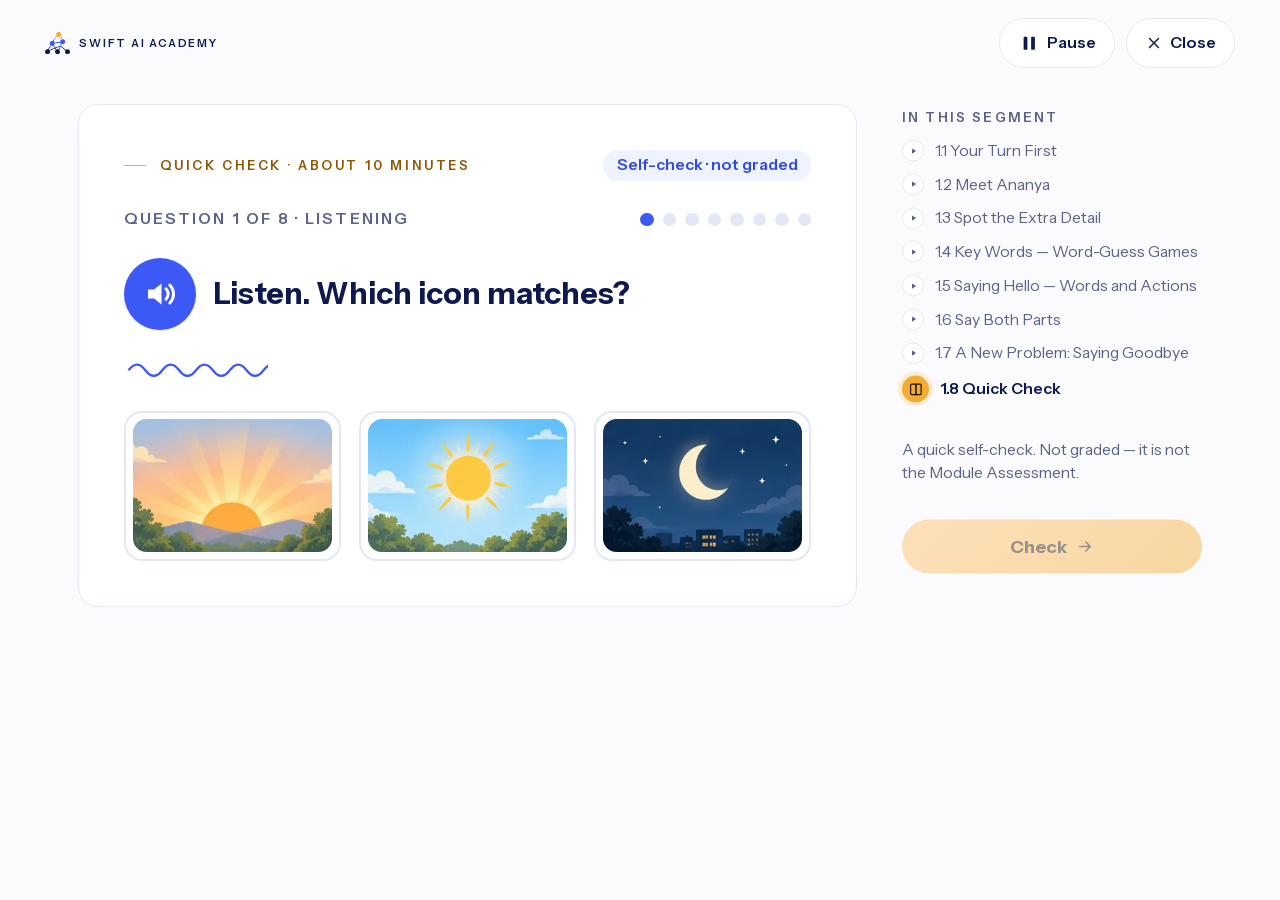
<file: index.html>
<!DOCTYPE html><html lang="en" class="Vgh3NW_variable NKU_Lq_variable h-full antialiased"><head><meta charSet="utf-8"/><meta name="viewport" content="width=device-width, initial-scale=1"/><link rel="preload" href="./_next/static/media/dc6d2a64e9dbf3bc-s.p.3mjzw95c0-_52.woff2" as="font" crossorigin="" type="font/woff2"/><link rel="preload" href="./_next/static/media/f06bf9da926bae75-s.p.2874ccu1_u7jf.woff2" as="font" crossorigin="" type="font/woff2"/><link rel="stylesheet" href="./_next/static/chunks/2o1ul9m6-ws4o.css" data-precedence="next"/><link rel="preload" as="script" fetchPriority="low" href="./_next/static/chunks/3333gs1h_w689.js"/><script src="./_next/static/chunks/40dt_obvaaqts.js" async=""></script><script src="./_next/static/chunks/3dmm3v_fq28gc.js" async=""></script><script src="./_next/static/chunks/turbopack-1gg8ko_ilveme.js" async=""></script><script src="./_next/static/chunks/0umf92h1sb77c.js" async=""></script><script src="./_next/static/chunks/2g7z2tchecpmp.js" async=""></script><title>Meeting Someone New</title><meta name="description" content="Everyday Workplace Communication — Module 1, Segment 1, Stages 1.1–1.8."/><link rel="icon" href="/favicon.ico?favicon.117ezoe8m31dk.ico" sizes="48x48" type="image/x-icon"/><meta name="next-size-adjust" content=""/><script src="./_next/static/chunks/0cz1d0mv5g_q7.js" noModule=""></script></head><body class="min-h-full"><div hidden=""><!--$--><!--/$--></div><!--$--><!--/$--><script id="_R_">(globalThis["TURBOPACK"] || (globalThis["TURBOPACK"] = [])).push({"otherChunks":["static/chunks/3333gs1h_w689.js","static/chunks/40dt_obvaaqts.js","static/chunks/3dmm3v_fq28gc.js"],"runtimeModuleIds":[94553]});</script><script src="./_next/static/chunks/3333gs1h_w689.js" async=""></script><script>(self.__next_f=self.__next_f||[]).push([0])</script><script>self.__next_f.push([1,"1:\"$Sreact.fragment\"\n2:\"./_next/static/chunks/0umf92h1sb77c.js\"\n3:I[39756,[\"$2\"],\"default\"]\n4:I[37457,[\"$2\"],\"default\"]\n6:\"./_next/static/chunks/2g7z2tchecpmp.js\"\n7:I[2035,[\"$2\",\"$6\"],\"StandaloneStage\"]\n8:I[97367,[\"$2\"],\"OutletBoundary\"]\n9:\"$Sreact.suspense\"\nb:\"ViewportBoundary\"\nc:I[97367,[\"$2\"],\"$b\"]\ne:\"MetadataBoundary\"\nf:I[97367,[\"$2\"],\"$e\"]\n11:I[68027,[\"$2\"],\"default\",1]\n:HL[\"./_next/static/chunks/2o1ul9m6-ws4o.css\",\"style\"]\n:HL[\"./_next/static/media/dc6d2a64e9dbf3bc-s.p.3mjzw95c0-_52.woff2\",\"font\",{\"crossOrigin\":\"\",\"type\":\"font/woff2\"}]\n:HL[\"./_next/static/media/f06bf9da926bae75-s.p.2874ccu1_u7jf.woff2\",\"font\",{\"crossOrigin\":\"\",\"type\":\"font/woff2\"}]\n5:[[\"children\",{\"s\":\"__PAGE__\",\"h\":512,\"d\":{\"r\":[\"$\",\"$1\",\"c\",{\"children\":[[\"$\",\"$L7\",null,{\"entry\":\"1.8\"}],[[\"$\",\"script\",\"script-0\",{\"src\":\"./_next/static/chunks/2g7z2tchecpmp.js\",\"async\":true,\"nonce\":\"$undefined\"}]],[\"$\",\"$L8\",null,{\"children\":[\"$\",\"$9\",null,{\"name\":\"Next.MetadataOutlet\",\"children\":\"$@a\"}]}]]}],\"p\":false,\"v\":null}}]]\n0:{\"P\":null,\"c\":[\"\",\"\"],\"q\":\"\",\"i\":false,\"t\":{\"t\":{\"s\":\"\",\"h\":528,\"d\":{\"r\":[\"$\",\"$1\",\"c\",{\"children\":[[[\"$\",\"link\",\"0\",{\"rel\":\"stylesheet\",\"href\":\"./_next/static/chunks/2o1ul9m6-ws4o.css\",\"precedence\":\"next\",\"crossOrigin\":\"$undefined\",\"nonce\":\"$undefined\"}],[\"$\",\"script\",\"script-0\",{\"src\":\"./_next/static/chunks/0umf92h1sb77c.js\",\"async\":true,\"nonce\":\"$undefined\"}]],[\"$\",\"html\",null,{\"lang\":\"en\",\"className\":\"Vgh3NW_variable NKU_Lq_variable h-full antialiased\",\"children\":[\"$\",\"body\",null,{\"className\":\"min-h-full\",\"children\":[\"$\",\"$L3\",null,{\"parallelRouterKey\":\"children\",\"error\":\"$undefined\",\"errorStyles\":\"$undefined\",\"errorScripts\":\"$undefined\",\"template\":[\"$\",\"$L4\",null,{}],\"templateStyles\":\"$undefined\",\"templateScripts\":\"$undefined\",\"notFound\":[[[\"$\",\"title\",null,{\"children\":\"404: This page could not be found.\"}],[\"$\",\"div\",null,{\"style\":{\"fontFamily\":\"system-ui,\\\"Segoe UI\\\",Roboto,Helvetica,Arial,sans-serif,\\\"Apple Color Emoji\\\",\\\"Segoe UI Emoji\\\"\",\"height\":\"100vh\",\"textAlign\":\"center\",\"display\":\"flex\",\"flexDirection\":\"column\",\"alignItems\":\"center\",\"justifyContent\":\"center\"},\"children\":[\"$\",\"div\",null,{\"children\":[[\"$\",\"style\",null,{\"dangerouslySetInnerHTML\":{\"__html\":\"body{color:#000;background:#fff;margin:0}.next-error-h1{border-right:1px solid rgba(0,0,0,.3)}@media (prefers-color-scheme:dark){body{color:#fff;background:#000}.next-error-h1{border-right:1px solid rgba(255,255,255,.3)}}\"}}],[\"$\",\"h1\",null,{\"className\":\"next-error-h1\",\"style\":{\"display\":\"inline-block\",\"margin\":\"0 20px 0 0\",\"padding\":\"0 23px 0 0\",\"fontSize\":24,\"fontWeight\":500,\"verticalAlign\":\"top\",\"lineHeight\":\"49px\"},\"children\":404}],[\"$\",\"div\",null,{\"style\":{\"display\":\"inline-block\"},\"children\":[\"$\",\"h2\",null,{\"style\":{\"fontSize\":14,\"fontWeight\":400,\"lineHeight\":\"49px\",\"margin\":0},\"children\":\"This page could not be found.\"}]}]]}]}]],[]],\"forbidden\":\"$undefined\",\"unauthorized\":\"$undefined\"}]}]}]]}],\"p\":false,\"v\":null},\"c\":\"$Q5\"},\"h\":{\"r\":[\"$\",\"$1\",\"h\",{\"children\":[null,[\"$\",\"$Lc\",null,{\"children\":\"$Ld\"}],[\"$\",\"$Lf\",null,{\"children\":[[\"$\",\"div\",null,{\"hidden\":true,\"children\":[\"$\",\"$9\",null,{\"name\":\"Next.Metadata\",\"children\":\"$L10\"}]}],null]}],[\"$\",\"meta\",null,{\"name\":\"next-size-adjust\",\"content\":\"\"}]]}],\"p\":false,\"v\":null}},\"m\":\"$undefined\",\"G\":[\"$11\",[[\"$\",\"link\",\"0\",{\"rel\":\"stylesheet\",\"href\":\"./_next/static/chunks/2o1ul9m6-ws4o.css\",\"precedence\":\"next\",\"crossOrigin\":\"$undefined\",\"nonce\":\"$undefined\"}]]],\"S\":true,\"r\":\"$undefined\",\"s\":\"$undefined\",\"a\":\"$undefined\",\"l\":\"$undefined\",\"p\":\"$undefined\",\"d\":\"$undefined\",\"b\":\"jMSLovhekdPrGB0oOqvyY\"}\nd:[[\"$\",\"meta\",\"0\",{\"charSet\":\"utf-8\"}],[\"$\",\"meta\",\"1\",{\"name\":\"viewport\",\"content\":\"width=device-width, initial-scale=1\"}]]\n12:I[27201,[\"$2\"],\"IconMark\"]\na:null\n10:[[\"$\",\"title\",\"0\",{\"children\":\"Meeting Someone New\"}],[\"$\",\"meta\",\"1\",{\"name\":\"description\",\"content\":\"Everyday Workplace Communication — Module 1, Segment 1, Stages 1.1–1.8.\"}],[\"$\",\"link\",\"2\",{\"rel\":\"icon\",\"href\":\"/favicon.ico?favicon.117ezoe8m31dk.ico\",\"sizes\":\"48x48\",\"type\":\"image/x-icon\"}],[\"$\",\"$L12\",\"3\",{}]]\n"])</script></body></html>
</file>
<file: _next/static/chunks/2o1ul9m6-ws4o.css>
@font-face{font-family:Noto Sans;font-style:normal;font-weight:400;font-stretch:100%;font-display:swap;src:url(../media/d0daeb77ad486505-s.1qp4msj8oy5kg.woff2)format("woff2");unicode-range:U+460-52F,U+1C80-1C8A,U+20B4,U+2DE0-2DFF,U+A640-A69F,U+FE2E-FE2F}@font-face{font-family:Noto Sans;font-style:normal;font-weight:400;font-stretch:100%;font-display:swap;src:url(../media/13c8bea787795a91-s.1undqm_-sukdc.woff2)format("woff2");unicode-range:U+301,U+400-45F,U+490-491,U+4B0-4B1,U+2116}@font-face{font-family:Noto Sans;font-style:normal;font-weight:400;font-stretch:100%;font-display:swap;src:url(../media/fb34704f4f4f68ab-s.3giajfo5uv2ys.woff2)format("woff2");unicode-range:U+900-97F,U+1CD0-1CF4,U+1CF7-1CF9,U+200C-200D,U+20A8,U+20B9,U+20F0,U+25CC,U+A830-A839,U+A8E0-A8FF,U+11B00-11B0A}@font-face{font-family:Noto Sans;font-style:normal;font-weight:400;font-stretch:100%;font-display:swap;src:url(../media/26229c3b890d5b41-s.2bg48w3oiort5.woff2)format("woff2");unicode-range:U+1F??}@font-face{font-family:Noto Sans;font-style:normal;font-weight:400;font-stretch:100%;font-display:swap;src:url(../media/ec173da4e4ac482c-s.1f0d9os9qfevp.woff2)format("woff2");unicode-range:U+370-377,U+37A-37F,U+384-38A,U+38C,U+38E-3A1,U+3A3-3FF}@font-face{font-family:Noto Sans;font-style:normal;font-weight:400;font-stretch:100%;font-display:swap;src:url(../media/eca1cc1e672884b5-s.28-lxb4pyxwvn.woff2)format("woff2");unicode-range:U+102-103,U+110-111,U+128-129,U+168-169,U+1A0-1A1,U+1AF-1B0,U+300-301,U+303-304,U+308-309,U+323,U+329,U+1EA0-1EF9,U+20AB}@font-face{font-family:Noto Sans;font-style:normal;font-weight:400;font-stretch:100%;font-display:swap;src:url(../media/05ce0245cbf07d46-s.1__0ydqd-xg_4.woff2)format("woff2");unicode-range:U+100-2BA,U+2BD-2C5,U+2C7-2CC,U+2CE-2D7,U+2DD-2FF,U+304,U+308,U+329,U+1D00-1DBF,U+1E00-1E9F,U+1EF2-1EFF,U+2020,U+20A0-20AB,U+20AD-20C4,U+2113,U+2C60-2C7F,U+A720-A7FF}@font-face{font-family:Noto Sans;font-style:normal;font-weight:400;font-stretch:100%;font-display:swap;src:url(../media/dc6d2a64e9dbf3bc-s.p.3mjzw95c0-_52.woff2)format("woff2");unicode-range:U+??,U+131,U+152-153,U+2BB-2BC,U+2C6,U+2DA,U+2DC,U+304,U+308,U+329,U+2000-206F,U+20AC,U+2122,U+2191,U+2193,U+2212,U+2215,U+FEFF,U+FFFD}@font-face{font-family:Noto Sans;font-style:normal;font-weight:500;font-stretch:100%;font-display:swap;src:url(../media/d0daeb77ad486505-s.1qp4msj8oy5kg.woff2)format("woff2");unicode-range:U+460-52F,U+1C80-1C8A,U+20B4,U+2DE0-2DFF,U+A640-A69F,U+FE2E-FE2F}@font-face{font-family:Noto Sans;font-style:normal;font-weight:500;font-stretch:100%;font-display:swap;src:url(../media/13c8bea787795a91-s.1undqm_-sukdc.woff2)format("woff2");unicode-range:U+301,U+400-45F,U+490-491,U+4B0-4B1,U+2116}@font-face{font-family:Noto Sans;font-style:normal;font-weight:500;font-stretch:100%;font-display:swap;src:url(../media/fb34704f4f4f68ab-s.3giajfo5uv2ys.woff2)format("woff2");unicode-range:U+900-97F,U+1CD0-1CF4,U+1CF7-1CF9,U+200C-200D,U+20A8,U+20B9,U+20F0,U+25CC,U+A830-A839,U+A8E0-A8FF,U+11B00-11B0A}@font-face{font-family:Noto Sans;font-style:normal;font-weight:500;font-stretch:100%;font-display:swap;src:url(../media/26229c3b890d5b41-s.2bg48w3oiort5.woff2)format("woff2");unicode-range:U+1F??}@font-face{font-family:Noto Sans;font-style:normal;font-weight:500;font-stretch:100%;font-display:swap;src:url(../media/ec173da4e4ac482c-s.1f0d9os9qfevp.woff2)format("woff2");unicode-range:U+370-377,U+37A-37F,U+384-38A,U+38C,U+38E-3A1,U+3A3-3FF}@font-face{font-family:Noto Sans;font-style:normal;font-weight:500;font-stretch:100%;font-display:swap;src:url(../media/eca1cc1e672884b5-s.28-lxb4pyxwvn.woff2)format("woff2");unicode-range:U+102-103,U+110-111,U+128-129,U+168-169,U+1A0-1A1,U+1AF-1B0,U+300-301,U+303-304,U+308-309,U+323,U+329,U+1EA0-1EF9,U+20AB}@font-face{font-family:Noto Sans;font-style:normal;font-weight:500;font-stretch:100%;font-display:swap;src:url(../media/05ce0245cbf07d46-s.1__0ydqd-xg_4.woff2)format("woff2");unicode-range:U+100-2BA,U+2BD-2C5,U+2C7-2CC,U+2CE-2D7,U+2DD-2FF,U+304,U+308,U+329,U+1D00-1DBF,U+1E00-1E9F,U+1EF2-1EFF,U+2020,U+20A0-20AB,U+20AD-20C4,U+2113,U+2C60-2C7F,U+A720-A7FF}@font-face{font-family:Noto Sans;font-style:normal;font-weight:500;font-stretch:100%;font-display:swap;src:url(../media/dc6d2a64e9dbf3bc-s.p.3mjzw95c0-_52.woff2)format("woff2");unicode-range:U+??,U+131,U+152-153,U+2BB-2BC,U+2C6,U+2DA,U+2DC,U+304,U+308,U+329,U+2000-206F,U+20AC,U+2122,U+2191,U+2193,U+2212,U+2215,U+FEFF,U+FFFD}@font-face{font-family:Noto Sans;font-style:normal;font-weight:600;font-stretch:100%;font-display:swap;src:url(../media/d0daeb77ad486505-s.1qp4msj8oy5kg.woff2)format("woff2");unicode-range:U+460-52F,U+1C80-1C8A,U+20B4,U+2DE0-2DFF,U+A640-A69F,U+FE2E-FE2F}@font-face{font-family:Noto Sans;font-style:normal;font-weight:600;font-stretch:100%;font-display:swap;src:url(../media/13c8bea787795a91-s.1undqm_-sukdc.woff2)format("woff2");unicode-range:U+301,U+400-45F,U+490-491,U+4B0-4B1,U+2116}@font-face{font-family:Noto Sans;font-style:normal;font-weight:600;font-stretch:100%;font-display:swap;src:url(../media/fb34704f4f4f68ab-s.3giajfo5uv2ys.woff2)format("woff2");unicode-range:U+900-97F,U+1CD0-1CF4,U+1CF7-1CF9,U+200C-200D,U+20A8,U+20B9,U+20F0,U+25CC,U+A830-A839,U+A8E0-A8FF,U+11B00-11B0A}@font-face{font-family:Noto Sans;font-style:normal;font-weight:600;font-stretch:100%;font-display:swap;src:url(../media/26229c3b890d5b41-s.2bg48w3oiort5.woff2)format("woff2");unicode-range:U+1F??}@font-face{font-family:Noto Sans;font-style:normal;font-weight:600;font-stretch:100%;font-display:swap;src:url(../media/ec173da4e4ac482c-s.1f0d9os9qfevp.woff2)format("woff2");unicode-range:U+370-377,U+37A-37F,U+384-38A,U+38C,U+38E-3A1,U+3A3-3FF}@font-face{font-family:Noto Sans;font-style:normal;font-weight:600;font-stretch:100%;font-display:swap;src:url(../media/eca1cc1e672884b5-s.28-lxb4pyxwvn.woff2)format("woff2");unicode-range:U+102-103,U+110-111,U+128-129,U+168-169,U+1A0-1A1,U+1AF-1B0,U+300-301,U+303-304,U+308-309,U+323,U+329,U+1EA0-1EF9,U+20AB}@font-face{font-family:Noto Sans;font-style:normal;font-weight:600;font-stretch:100%;font-display:swap;src:url(../media/05ce0245cbf07d46-s.1__0ydqd-xg_4.woff2)format("woff2");unicode-range:U+100-2BA,U+2BD-2C5,U+2C7-2CC,U+2CE-2D7,U+2DD-2FF,U+304,U+308,U+329,U+1D00-1DBF,U+1E00-1E9F,U+1EF2-1EFF,U+2020,U+20A0-20AB,U+20AD-20C4,U+2113,U+2C60-2C7F,U+A720-A7FF}@font-face{font-family:Noto Sans;font-style:normal;font-weight:600;font-stretch:100%;font-display:swap;src:url(../media/dc6d2a64e9dbf3bc-s.p.3mjzw95c0-_52.woff2)format("woff2");unicode-range:U+??,U+131,U+152-153,U+2BB-2BC,U+2C6,U+2DA,U+2DC,U+304,U+308,U+329,U+2000-206F,U+20AC,U+2122,U+2191,U+2193,U+2212,U+2215,U+FEFF,U+FFFD}@font-face{font-family:Noto Sans;font-style:normal;font-weight:700;font-stretch:100%;font-display:swap;src:url(../media/d0daeb77ad486505-s.1qp4msj8oy5kg.woff2)format("woff2");unicode-range:U+460-52F,U+1C80-1C8A,U+20B4,U+2DE0-2DFF,U+A640-A69F,U+FE2E-FE2F}@font-face{font-family:Noto Sans;font-style:normal;font-weight:700;font-stretch:100%;font-display:swap;src:url(../media/13c8bea787795a91-s.1undqm_-sukdc.woff2)format("woff2");unicode-range:U+301,U+400-45F,U+490-491,U+4B0-4B1,U+2116}@font-face{font-family:Noto Sans;font-style:normal;font-weight:700;font-stretch:100%;font-display:swap;src:url(../media/fb34704f4f4f68ab-s.3giajfo5uv2ys.woff2)format("woff2");unicode-range:U+900-97F,U+1CD0-1CF4,U+1CF7-1CF9,U+200C-200D,U+20A8,U+20B9,U+20F0,U+25CC,U+A830-A839,U+A8E0-A8FF,U+11B00-11B0A}@font-face{font-family:Noto Sans;font-style:normal;font-weight:700;font-stretch:100%;font-display:swap;src:url(../media/26229c3b890d5b41-s.2bg48w3oiort5.woff2)format("woff2");unicode-range:U+1F??}@font-face{font-family:Noto Sans;font-style:normal;font-weight:700;font-stretch:100%;font-display:swap;src:url(../media/ec173da4e4ac482c-s.1f0d9os9qfevp.woff2)format("woff2");unicode-range:U+370-377,U+37A-37F,U+384-38A,U+38C,U+38E-3A1,U+3A3-3FF}@font-face{font-family:Noto Sans;font-style:normal;font-weight:700;font-stretch:100%;font-display:swap;src:url(../media/eca1cc1e672884b5-s.28-lxb4pyxwvn.woff2)format("woff2");unicode-range:U+102-103,U+110-111,U+128-129,U+168-169,U+1A0-1A1,U+1AF-1B0,U+300-301,U+303-304,U+308-309,U+323,U+329,U+1EA0-1EF9,U+20AB}@font-face{font-family:Noto Sans;font-style:normal;font-weight:700;font-stretch:100%;font-display:swap;src:url(../media/05ce0245cbf07d46-s.1__0ydqd-xg_4.woff2)format("woff2");unicode-range:U+100-2BA,U+2BD-2C5,U+2C7-2CC,U+2CE-2D7,U+2DD-2FF,U+304,U+308,U+329,U+1D00-1DBF,U+1E00-1E9F,U+1EF2-1EFF,U+2020,U+20A0-20AB,U+20AD-20C4,U+2113,U+2C60-2C7F,U+A720-A7FF}@font-face{font-family:Noto Sans;font-style:normal;font-weight:700;font-stretch:100%;font-display:swap;src:url(../media/dc6d2a64e9dbf3bc-s.p.3mjzw95c0-_52.woff2)format("woff2");unicode-range:U+??,U+131,U+152-153,U+2BB-2BC,U+2C6,U+2DA,U+2DC,U+304,U+308,U+329,U+2000-206F,U+20AC,U+2122,U+2191,U+2193,U+2212,U+2215,U+FEFF,U+FFFD}@font-face{font-family:Noto Sans Fallback;src:local(Arial);ascent-override:100.54%;descent-override:27.56%;line-gap-override:0.0%;size-adjust:106.33%}.Vgh3NW_className{font-family:Noto Sans,Noto Sans Fallback;font-style:normal}.Vgh3NW_variable{--font-noto:"Noto Sans", "Noto Sans Fallback"}
@font-face{font-family:Instrument Sans;font-style:normal;font-weight:400;font-stretch:100%;font-display:swap;src:url(../media/c7f47671e39f7787-s.0klc_mi0-5f4_.woff2)format("woff2");unicode-range:U+100-2BA,U+2BD-2C5,U+2C7-2CC,U+2CE-2D7,U+2DD-2FF,U+304,U+308,U+329,U+1D00-1DBF,U+1E00-1E9F,U+1EF2-1EFF,U+2020,U+20A0-20AB,U+20AD-20C4,U+2113,U+2C60-2C7F,U+A720-A7FF}@font-face{font-family:Instrument Sans;font-style:normal;font-weight:400;font-stretch:100%;font-display:swap;src:url(../media/f06bf9da926bae75-s.p.2874ccu1_u7jf.woff2)format("woff2");unicode-range:U+??,U+131,U+152-153,U+2BB-2BC,U+2C6,U+2DA,U+2DC,U+304,U+308,U+329,U+2000-206F,U+20AC,U+2122,U+2191,U+2193,U+2212,U+2215,U+FEFF,U+FFFD}@font-face{font-family:Instrument Sans;font-style:normal;font-weight:500;font-stretch:100%;font-display:swap;src:url(../media/c7f47671e39f7787-s.0klc_mi0-5f4_.woff2)format("woff2");unicode-range:U+100-2BA,U+2BD-2C5,U+2C7-2CC,U+2CE-2D7,U+2DD-2FF,U+304,U+308,U+329,U+1D00-1DBF,U+1E00-1E9F,U+1EF2-1EFF,U+2020,U+20A0-20AB,U+20AD-20C4,U+2113,U+2C60-2C7F,U+A720-A7FF}@font-face{font-family:Instrument Sans;font-style:normal;font-weight:500;font-stretch:100%;font-display:swap;src:url(../media/f06bf9da926bae75-s.p.2874ccu1_u7jf.woff2)format("woff2");unicode-range:U+??,U+131,U+152-153,U+2BB-2BC,U+2C6,U+2DA,U+2DC,U+304,U+308,U+329,U+2000-206F,U+20AC,U+2122,U+2191,U+2193,U+2212,U+2215,U+FEFF,U+FFFD}@font-face{font-family:Instrument Sans;font-style:normal;font-weight:600;font-stretch:100%;font-display:swap;src:url(../media/c7f47671e39f7787-s.0klc_mi0-5f4_.woff2)format("woff2");unicode-range:U+100-2BA,U+2BD-2C5,U+2C7-2CC,U+2CE-2D7,U+2DD-2FF,U+304,U+308,U+329,U+1D00-1DBF,U+1E00-1E9F,U+1EF2-1EFF,U+2020,U+20A0-20AB,U+20AD-20C4,U+2113,U+2C60-2C7F,U+A720-A7FF}@font-face{font-family:Instrument Sans;font-style:normal;font-weight:600;font-stretch:100%;font-display:swap;src:url(../media/f06bf9da926bae75-s.p.2874ccu1_u7jf.woff2)format("woff2");unicode-range:U+??,U+131,U+152-153,U+2BB-2BC,U+2C6,U+2DA,U+2DC,U+304,U+308,U+329,U+2000-206F,U+20AC,U+2122,U+2191,U+2193,U+2212,U+2215,U+FEFF,U+FFFD}@font-face{font-family:Instrument Sans;font-style:normal;font-weight:700;font-stretch:100%;font-display:swap;src:url(../media/c7f47671e39f7787-s.0klc_mi0-5f4_.woff2)format("woff2");unicode-range:U+100-2BA,U+2BD-2C5,U+2C7-2CC,U+2CE-2D7,U+2DD-2FF,U+304,U+308,U+329,U+1D00-1DBF,U+1E00-1E9F,U+1EF2-1EFF,U+2020,U+20A0-20AB,U+20AD-20C4,U+2113,U+2C60-2C7F,U+A720-A7FF}@font-face{font-family:Instrument Sans;font-style:normal;font-weight:700;font-stretch:100%;font-display:swap;src:url(../media/f06bf9da926bae75-s.p.2874ccu1_u7jf.woff2)format("woff2");unicode-range:U+??,U+131,U+152-153,U+2BB-2BC,U+2C6,U+2DA,U+2DC,U+304,U+308,U+329,U+2000-206F,U+20AC,U+2122,U+2191,U+2193,U+2212,U+2215,U+FEFF,U+FFFD}@font-face{font-family:Instrument Sans Fallback;src:local(Arial);ascent-override:94.42%;descent-override:24.33%;line-gap-override:0.0%;size-adjust:102.74%}.NKU_Lq_className{font-family:Instrument Sans,Instrument Sans Fallback;font-style:normal}.NKU_Lq_variable{--font-instrument:"Instrument Sans", "Instrument Sans Fallback"}
@layer properties{@supports (((-webkit-hyphens:none)) and (not (margin-trim:inline))) or ((-moz-orient:inline) and (not (color:rgb(from red r g b)))){*,:before,:after,::backdrop{--tw-translate-x:0;--tw-translate-y:0;--tw-translate-z:0;--tw-scale-x:1;--tw-scale-y:1;--tw-scale-z:1;--tw-border-style:solid;--tw-leading:initial;--tw-font-weight:initial;--tw-tracking:initial;--tw-ordinal:initial;--tw-slashed-zero:initial;--tw-numeric-figure:initial;--tw-numeric-spacing:initial;--tw-numeric-fraction:initial;--tw-shadow:0 0 #0000;--tw-shadow-color:initial;--tw-shadow-alpha:100%;--tw-inset-shadow:0 0 #0000;--tw-inset-shadow-color:initial;--tw-inset-shadow-alpha:100%;--tw-ring-color:initial;--tw-ring-shadow:0 0 #0000;--tw-inset-ring-color:initial;--tw-inset-ring-shadow:0 0 #0000;--tw-ring-inset:initial;--tw-ring-offset-width:0px;--tw-ring-offset-color:#fff;--tw-ring-offset-shadow:0 0 #0000;--tw-blur:initial;--tw-brightness:initial;--tw-contrast:initial;--tw-grayscale:initial;--tw-hue-rotate:initial;--tw-invert:initial;--tw-opacity:initial;--tw-saturate:initial;--tw-sepia:initial;--tw-drop-shadow:initial;--tw-drop-shadow-color:initial;--tw-drop-shadow-alpha:100%;--tw-drop-shadow-size:initial;--tw-backdrop-blur:initial;--tw-backdrop-brightness:initial;--tw-backdrop-contrast:initial;--tw-backdrop-grayscale:initial;--tw-backdrop-hue-rotate:initial;--tw-backdrop-invert:initial;--tw-backdrop-opacity:initial;--tw-backdrop-saturate:initial;--tw-backdrop-sepia:initial;--tw-duration:initial;--tw-content:"";--tw-outline-style:solid}}}@layer theme{:root,:host{--font-mono:ui-monospace, SFMono-Regular, Menlo, Monaco, Consolas, "Liberation Mono", "Courier New", monospace;--color-white:#fff;--spacing:.25rem;--container-sm:24rem;--container-md:28rem;--container-xl:36rem;--container-2xl:42rem;--container-3xl:48rem;--container-4xl:56rem;--container-5xl:64rem;--container-7xl:80rem;--text-xs:.75rem;--text-xs--line-height:calc(1 / .75);--text-sm:.875rem;--text-sm--line-height:calc(1.25 / .875);--text-base:1rem;--text-base--line-height:calc(1.5 / 1);--text-lg:1.125rem;--text-lg--line-height:calc(1.75 / 1.125);--text-xl:1.25rem;--text-xl--line-height:calc(1.75 / 1.25);--text-2xl:1.5rem;--text-2xl--line-height:calc(2 / 1.5);--text-3xl:1.875rem;--text-3xl--line-height:calc(2.25 / 1.875);--text-4xl:2.25rem;--text-4xl--line-height:calc(2.5 / 2.25);--text-5xl:3rem;--text-5xl--line-height:1;--font-weight-normal:400;--font-weight-semibold:600;--font-weight-bold:700;--tracking-wide:.025em;--tracking-widest:.1em;--leading-tight:1.25;--leading-snug:1.375;--leading-relaxed:1.625;--radius-sm:.25rem;--radius-md:.375rem;--radius-lg:.5rem;--radius-xl:.75rem;--radius-2xl:1rem;--radius-3xl:1.5rem;--blur-sm:8px;--default-transition-duration:.15s;--default-transition-timing-function:cubic-bezier(.4, 0, .2, 1);--default-font-family:var(--font-noto), ui-sans-serif, system-ui, sans-serif;--default-mono-font-family:var(--font-mono)}}@layer base{*,:after,:before,::backdrop{box-sizing:border-box;border:0 solid;margin:0;padding:0}::file-selector-button{box-sizing:border-box;border:0 solid;margin:0;padding:0}html,:host{-webkit-text-size-adjust:100%;tab-size:4;line-height:1.5;font-family:var(--default-font-family,-apple-system, BlinkMacSystemFont, "Segoe UI", Roboto, "Helvetica Neue", "Noto Sans", Arial, sans-serif, "Apple Color Emoji", "Segoe UI Emoji", "Segoe UI Symbol", "Noto Color Emoji");font-feature-settings:var(--default-font-feature-settings,normal);font-variation-settings:var(--default-font-variation-settings,normal);-webkit-tap-highlight-color:transparent}hr{height:0;color:inherit;border-top-width:1px}abbr:where([title]){-webkit-text-decoration:underline dotted;text-decoration:underline dotted}h1,h2,h3,h4,h5,h6{font-size:inherit;font-weight:inherit}a{color:inherit;-webkit-text-decoration:inherit;-webkit-text-decoration:inherit;-webkit-text-decoration:inherit;-webkit-text-decoration:inherit;text-decoration:inherit}b,strong{font-weight:bolder}code,kbd,samp,pre{font-family:var(--default-mono-font-family,ui-monospace, SFMono-Regular, Menlo, Monaco, Consolas, "Liberation Mono", "Courier New", monospace);font-feature-settings:var(--default-mono-font-feature-settings,normal);font-variation-settings:var(--default-mono-font-variation-settings,normal);font-size:1em}small{font-size:80%}sub,sup{vertical-align:baseline;font-size:75%;line-height:0;position:relative}sub{bottom:-.25em}sup{top:-.5em}table{text-indent:0;border-color:inherit;border-collapse:collapse}:-moz-focusring:where(:not(iframe)){outline:auto}progress{vertical-align:baseline}summary{display:list-item}ol,ul,menu{list-style:none}img,svg,video,canvas,audio,iframe,embed,object{vertical-align:middle;display:block}img,video{max-width:100%;height:auto}button,input,select,optgroup,textarea{font:inherit;font-feature-settings:inherit;font-variation-settings:inherit;letter-spacing:inherit;color:inherit;opacity:1;background-color:#0000;border-radius:0}::file-selector-button{font:inherit;font-feature-settings:inherit;font-variation-settings:inherit;letter-spacing:inherit;color:inherit;opacity:1;background-color:#0000;border-radius:0}:where(select:is([multiple],[size])) optgroup{font-weight:bolder}:where(select:is([multiple],[size])) optgroup option{padding-inline-start:20px}::file-selector-button{margin-inline-end:4px}::placeholder{opacity:1}@supports (not ((-webkit-appearance:-apple-pay-button))) or (contain-intrinsic-size:1px){::placeholder{color:currentColor}@supports (color:color-mix(in lab, red, red)){::placeholder{color:color-mix(in oklab, currentcolor 50%, transparent)}}}textarea{resize:vertical}::-webkit-search-decoration{-webkit-appearance:none}::-webkit-date-and-time-value{min-height:1lh;text-align:inherit}::-webkit-datetime-edit{display:inline-flex}::-webkit-datetime-edit-fields-wrapper{padding:0}::-webkit-datetime-edit{padding-block:0}::-webkit-datetime-edit-year-field{padding-block:0}::-webkit-datetime-edit-month-field{padding-block:0}::-webkit-datetime-edit-day-field{padding-block:0}::-webkit-datetime-edit-hour-field{padding-block:0}::-webkit-datetime-edit-minute-field{padding-block:0}::-webkit-datetime-edit-second-field{padding-block:0}::-webkit-datetime-edit-millisecond-field{padding-block:0}::-webkit-datetime-edit-meridiem-field{padding-block:0}::-webkit-calendar-picker-indicator{line-height:1}:-moz-ui-invalid{box-shadow:none}button,input:where([type=button],[type=reset],[type=submit]){appearance:button}::file-selector-button{appearance:button}::-webkit-inner-spin-button{height:auto}::-webkit-outer-spin-button{height:auto}[hidden]:where(:not([hidden=until-found])){display:none!important}}@layer components{.btn-main{min-height:calc(var(--spacing) * 14);min-width:calc(var(--spacing) * 32);justify-content:center;align-items:center;gap:calc(var(--spacing) * 2);background-color:var(--primary);padding-inline:calc(var(--spacing) * 7);font-size:var(--text-lg);line-height:var(--tw-leading,var(--text-lg--line-height));--tw-font-weight:var(--font-weight-bold);font-weight:var(--font-weight-bold);color:var(--color-white);--tw-shadow:0 4px 6px -1px var(--tw-shadow-color,#0000001a), 0 2px 4px -2px var(--tw-shadow-color,#0000001a);box-shadow:var(--tw-inset-shadow), var(--tw-inset-ring-shadow), var(--tw-ring-offset-shadow), var(--tw-ring-shadow), var(--tw-shadow);transition-property:color,background-color,border-color,outline-color,text-decoration-color,fill,stroke,--tw-gradient-from,--tw-gradient-via,--tw-gradient-to,opacity,box-shadow,transform,translate,scale,rotate,filter,-webkit-backdrop-filter,backdrop-filter,display,content-visibility,overlay,pointer-events;transition-timing-function:var(--tw-ease,var(--default-transition-timing-function));transition-duration:var(--tw-duration,var(--default-transition-duration));border-radius:2147483647px;display:inline-flex}@media (hover:hover){.btn-main:hover{background-color:var(--primary-hover)}}.btn-main:focus-visible{outline-style:var(--tw-outline-style);outline-width:1px;outline-style:var(--tw-outline-style);outline-offset:2px;outline-width:4px;outline-color:var(--heading)}.btn-main:disabled{cursor:not-allowed;--tw-shadow:0 0 #0000;box-shadow:var(--tw-inset-shadow), var(--tw-inset-ring-shadow), var(--tw-ring-offset-shadow), var(--tw-ring-shadow), var(--tw-shadow);background-color:#9aa6b8}.btn-secondary{min-height:calc(var(--spacing) * 12);justify-content:center;align-items:center;gap:calc(var(--spacing) * 2);border-style:var(--tw-border-style);border-width:2px;border-color:var(--primary);background-color:var(--color-white);padding-inline:calc(var(--spacing) * 5);font-size:var(--text-lg);line-height:var(--tw-leading,var(--text-lg--line-height));--tw-font-weight:var(--font-weight-semibold);font-weight:var(--font-weight-semibold);color:var(--primary);transition-property:color,background-color,border-color,outline-color,text-decoration-color,fill,stroke,--tw-gradient-from,--tw-gradient-via,--tw-gradient-to,opacity,box-shadow,transform,translate,scale,rotate,filter,-webkit-backdrop-filter,backdrop-filter,display,content-visibility,overlay,pointer-events;transition-timing-function:var(--tw-ease,var(--default-transition-timing-function));transition-duration:var(--tw-duration,var(--default-transition-duration));border-radius:2147483647px;display:inline-flex}@media (hover:hover){.btn-secondary:hover{background-color:var(--select-bg)}}.btn-secondary:focus-visible{outline-style:var(--tw-outline-style);outline-width:1px;outline-style:var(--tw-outline-style);outline-offset:2px;outline-width:4px;outline-color:var(--heading)}.btn-secondary:disabled{opacity:.5}.btn-quiet{min-height:calc(var(--spacing) * 11);justify-content:center;align-items:center;gap:calc(var(--spacing) * 2);background-color:var(--select-bg);padding-inline:calc(var(--spacing) * 4);font-size:var(--text-base);line-height:var(--tw-leading,var(--text-base--line-height));--tw-font-weight:var(--font-weight-semibold);font-weight:var(--font-weight-semibold);color:var(--primary);transition-property:color,background-color,border-color,outline-color,text-decoration-color,fill,stroke,--tw-gradient-from,--tw-gradient-via,--tw-gradient-to,opacity,box-shadow,transform,translate,scale,rotate,filter,-webkit-backdrop-filter,backdrop-filter,display,content-visibility,overlay,pointer-events;transition-timing-function:var(--tw-ease,var(--default-transition-timing-function));transition-duration:var(--tw-duration,var(--default-transition-duration));border-radius:2147483647px;display:inline-flex}@media (hover:hover){.btn-quiet:hover{--tw-brightness:brightness(95%);filter:var(--tw-blur,) var(--tw-brightness,) var(--tw-contrast,) var(--tw-grayscale,) var(--tw-hue-rotate,) var(--tw-invert,) var(--tw-saturate,) var(--tw-sepia,) var(--tw-drop-shadow,)}}.btn-quiet:focus-visible{outline-style:var(--tw-outline-style);outline-width:1px;outline-style:var(--tw-outline-style);outline-offset:2px;outline-width:4px;outline-color:var(--heading)}.btn-quiet:disabled{opacity:.5}.chip{min-height:calc(var(--spacing) * 14);justify-content:center;align-items:center;gap:calc(var(--spacing) * 3);border-radius:var(--radius-2xl);border-style:var(--tw-border-style);border-width:2px;border-color:var(--border);background-color:var(--color-white);padding-inline:calc(var(--spacing) * 5);padding-block:calc(var(--spacing) * 3);text-align:center;font-size:var(--text-xl);line-height:var(--tw-leading,var(--text-xl--line-height));--tw-font-weight:var(--font-weight-semibold);font-weight:var(--font-weight-semibold);color:var(--heading);transition-property:color,background-color,border-color,outline-color,text-decoration-color,fill,stroke,--tw-gradient-from,--tw-gradient-via,--tw-gradient-to,opacity,box-shadow,transform,translate,scale,rotate,filter,-webkit-backdrop-filter,backdrop-filter,display,content-visibility,overlay,pointer-events;transition-timing-function:var(--tw-ease,var(--default-transition-timing-function));transition-duration:var(--tw-duration,var(--default-transition-duration));display:flex;position:relative}@media (hover:hover){.chip:hover{border-color:var(--primary)}}.chip:focus-visible{outline-style:var(--tw-outline-style);outline-width:1px;outline-style:var(--tw-outline-style);outline-offset:2px;outline-width:4px;outline-color:var(--heading)}.chip:disabled{cursor:default}.chip[data-state=selected]{border-color:var(--primary);background-color:var(--select-bg)}.chip[data-state=right]{border-color:var(--success);background-color:var(--success-bg)}.chip[data-state=wrong]{border-color:var(--amber-border);background-color:var(--amber-bg);animation:.4s ease-in-out shake}.card{border-style:var(--tw-border-style);border-width:1px;border-color:var(--border);background-color:var(--color-white);padding:calc(var(--spacing) * 5);--tw-shadow:0 1px 3px 0 var(--tw-shadow-color,#0000001a), 0 1px 2px -1px var(--tw-shadow-color,#0000001a);box-shadow:var(--tw-inset-shadow), var(--tw-inset-ring-shadow), var(--tw-ring-offset-shadow), var(--tw-ring-shadow), var(--tw-shadow);border-radius:20px}@media (min-width:40rem){.card{padding:calc(var(--spacing) * 6)}}.text-input{border-radius:var(--radius-2xl);border-style:var(--tw-border-style);border-width:2px;border-color:var(--border);background-color:var(--color-white);width:100%;padding-inline:calc(var(--spacing) * 4);padding-block:calc(var(--spacing) * 3);font-size:var(--text-lg);line-height:var(--tw-leading,var(--text-lg--line-height));color:var(--heading)}.text-input::placeholder{color:#7c8496}.text-input:focus{border-color:var(--primary);--tw-outline-style:none;outline-style:none}.text-input:focus-visible{outline-style:var(--tw-outline-style);outline-width:1px;outline-style:var(--tw-outline-style);outline-offset:1px;outline-width:4px;outline-color:var(--primary)}.reading{font-size:20px;line-height:1.6}.btn-mic{background-color:var(--primary);color:var(--color-white);--tw-shadow:0 10px 15px -3px var(--tw-shadow-color,#0000001a), 0 4px 6px -4px var(--tw-shadow-color,#0000001a);box-shadow:var(--tw-inset-shadow), var(--tw-inset-ring-shadow), var(--tw-ring-offset-shadow), var(--tw-ring-shadow), var(--tw-shadow)}}@layer utilities{.pointer-events-none{pointer-events:none}.visible{visibility:visible}.sr-only{clip-path:inset(50%);white-space:nowrap;border-width:0;width:1px;height:1px;margin:-1px;padding:0;position:absolute;overflow:hidden}.absolute{position:absolute}.fixed{position:fixed}.relative{position:relative}.static{position:static}.sticky{position:sticky}.inset-0{inset:0}.inset-x-4{inset-inline:calc(var(--spacing) * 4)}.top-0{top:0}.top-1\/2{top:50%}.top-2{top:calc(var(--spacing) * 2)}.top-3{top:calc(var(--spacing) * 3)}.top-full{top:100%}.right-2{right:calc(var(--spacing) * 2)}.right-3{right:calc(var(--spacing) * 3)}.right-8{right:calc(var(--spacing) * 8)}.-bottom-2\.5{bottom:calc(var(--spacing) * -2.5)}.bottom-0{bottom:0}.bottom-3{bottom:calc(var(--spacing) * 3)}.bottom-4{bottom:calc(var(--spacing) * 4)}.-left-2\.5{left:calc(var(--spacing) * -2.5)}.left-3{left:calc(var(--spacing) * 3)}.left-8{left:calc(var(--spacing) * 8)}.z-10{z-index:10}.z-20{z-index:20}.z-30{z-index:30}.z-50{z-index:50}.col-span-2{grid-column:span 2/span 2}.col-start-1{grid-column-start:1}.col-start-2{grid-column-start:2}.row-start-1{grid-row-start:1}.row-start-2{grid-row-start:2}.mx-1{margin-inline:var(--spacing)}.mx-auto{margin-inline:auto}.mt-1{margin-top:var(--spacing)}.mt-2{margin-top:calc(var(--spacing) * 2)}.mt-3{margin-top:calc(var(--spacing) * 3)}.mt-4{margin-top:calc(var(--spacing) * 4)}.mt-6{margin-top:calc(var(--spacing) * 6)}.mt-10{margin-top:calc(var(--spacing) * 10)}.mr-2{margin-right:calc(var(--spacing) * 2)}.mb-1{margin-bottom:var(--spacing)}.mb-2{margin-bottom:calc(var(--spacing) * 2)}.mb-3{margin-bottom:calc(var(--spacing) * 3)}.mb-4{margin-bottom:calc(var(--spacing) * 4)}.mb-6{margin-bottom:calc(var(--spacing) * 6)}.ml-0\.5{margin-left:calc(var(--spacing) * .5)}.ml-auto{margin-left:auto}.block{display:block}.flex{display:flex}.grid{display:grid}.hidden{display:none}.inline-block{display:inline-block}.inline-flex{display:inline-flex}.inline-grid{display:inline-grid}.aspect-\[3\/2\]{aspect-ratio:3/2}.aspect-\[4\/3\]{aspect-ratio:4/3}.aspect-\[4\/5\]{aspect-ratio:4/5}.aspect-\[16\/8\]{aspect-ratio:16/8}.aspect-\[16\/9\]{aspect-ratio:16/9}.h-2{height:calc(var(--spacing) * 2)}.h-2\.5{height:calc(var(--spacing) * 2.5)}.h-3{height:calc(var(--spacing) * 3)}.h-3\.5{height:calc(var(--spacing) * 3.5)}.h-4{height:calc(var(--spacing) * 4)}.h-5{height:calc(var(--spacing) * 5)}.h-6{height:calc(var(--spacing) * 6)}.h-7{height:calc(var(--spacing) * 7)}.h-8{height:calc(var(--spacing) * 8)}.h-9{height:calc(var(--spacing) * 9)}.h-10{height:calc(var(--spacing) * 10)}.h-11{height:calc(var(--spacing) * 11)}.h-12{height:calc(var(--spacing) * 12)}.h-14{height:calc(var(--spacing) * 14)}.h-16{height:calc(var(--spacing) * 16)}.h-24{height:calc(var(--spacing) * 24)}.h-28{height:calc(var(--spacing) * 28)}.h-\[22px\]{height:22px}.h-full{height:100%}.h-px{height:1px}.max-h-\[40vh\]{max-height:40vh}.max-h-\[52vh\]{max-height:52vh}.max-h-\[60vh\]{max-height:60vh}.max-h-\[70vh\]{max-height:70vh}.min-h-5{min-height:calc(var(--spacing) * 5)}.min-h-6{min-height:calc(var(--spacing) * 6)}.min-h-10{min-height:calc(var(--spacing) * 10)}.min-h-12{min-height:calc(var(--spacing) * 12)}.min-h-14{min-height:calc(var(--spacing) * 14)}.min-h-16{min-height:calc(var(--spacing) * 16)}.min-h-20{min-height:calc(var(--spacing) * 20)}.min-h-28{min-height:calc(var(--spacing) * 28)}.min-h-32{min-height:calc(var(--spacing) * 32)}.min-h-dvh{min-height:100dvh}.min-h-full{min-height:100%}.w-2{width:calc(var(--spacing) * 2)}.w-2\.5{width:calc(var(--spacing) * 2.5)}.w-3{width:calc(var(--spacing) * 3)}.w-3\.5{width:calc(var(--spacing) * 3.5)}.w-4{width:calc(var(--spacing) * 4)}.w-5{width:calc(var(--spacing) * 5)}.w-6{width:calc(var(--spacing) * 6)}.w-7{width:calc(var(--spacing) * 7)}.w-8{width:calc(var(--spacing) * 8)}.w-9{width:calc(var(--spacing) * 9)}.w-10{width:calc(var(--spacing) * 10)}.w-12{width:calc(var(--spacing) * 12)}.w-16{width:calc(var(--spacing) * 16)}.w-24{width:calc(var(--spacing) * 24)}.w-28{width:calc(var(--spacing) * 28)}.w-32{width:calc(var(--spacing) * 32)}.w-60{width:calc(var(--spacing) * 60)}.w-\[22px\]{width:22px}.w-\[288px\]{width:288px}.w-auto{width:auto}.w-fit{width:fit-content}.w-full{width:100%}.max-w-2xl{max-width:var(--container-2xl)}.max-w-3xl{max-width:var(--container-3xl)}.max-w-4xl{max-width:var(--container-4xl)}.max-w-5xl{max-width:var(--container-5xl)}.max-w-7xl{max-width:var(--container-7xl)}.max-w-\[280px\]{max-width:280px}.max-w-\[1160px\]{max-width:1160px}.max-w-full{max-width:100%}.max-w-md{max-width:var(--container-md)}.max-w-sm{max-width:var(--container-sm)}.max-w-xl{max-width:var(--container-xl)}.min-w-0{min-width:0}.min-w-28{min-width:calc(var(--spacing) * 28)}.flex-1{flex:1}.shrink-0{flex-shrink:0}.-translate-x-1\/2{--tw-translate-x:calc(calc(1 / 2 * 100%) * -1);translate:var(--tw-translate-x) var(--tw-translate-y)}.-translate-y-1\/2{--tw-translate-y:calc(calc(1 / 2 * 100%) * -1);translate:var(--tw-translate-x) var(--tw-translate-y)}.-translate-y-2{--tw-translate-y:calc(var(--spacing) * -2);translate:var(--tw-translate-x) var(--tw-translate-y)}.scale-125{--tw-scale-x:125%;--tw-scale-y:125%;--tw-scale-z:125%;scale:var(--tw-scale-x) var(--tw-scale-y)}.scale-\[1\.04\]{scale:1.04}.rotate-45{rotate:45deg}.animate-\[pulse-ring_1\.6s_ease-out_infinite\]{animation:1.6s ease-out infinite pulse-ring}.animate-\[shake_0\.4s_ease-in-out\]{animation:.4s ease-in-out shake}.animate-\[wave_1s_linear_infinite\]{animation:1s linear infinite wave}.cursor-grab{cursor:grab}.cursor-pointer{cursor:pointer}.touch-none{touch-action:none}.grid-cols-2{grid-template-columns:repeat(2,minmax(0,1fr))}.grid-cols-3{grid-template-columns:repeat(3,minmax(0,1fr))}.grid-cols-\[1fr_auto\]{grid-template-columns:1fr auto}.flex-col{flex-direction:column}.flex-wrap{flex-wrap:wrap}.place-items-center{place-items:center}.items-center{align-items:center}.items-end{align-items:flex-end}.items-start{align-items:flex-start}.justify-between{justify-content:space-between}.justify-center{justify-content:center}.justify-end{justify-content:flex-end}.justify-start{justify-content:flex-start}.gap-1{gap:var(--spacing)}.gap-2{gap:calc(var(--spacing) * 2)}.gap-2\.5{gap:calc(var(--spacing) * 2.5)}.gap-3{gap:calc(var(--spacing) * 3)}.gap-4{gap:calc(var(--spacing) * 4)}.gap-5{gap:calc(var(--spacing) * 5)}.gap-6{gap:calc(var(--spacing) * 6)}.gap-8{gap:calc(var(--spacing) * 8)}.gap-x-3{column-gap:calc(var(--spacing) * 3)}.gap-y-1{row-gap:var(--spacing)}.self-start{align-self:flex-start}.overflow-hidden{overflow:hidden}.rounded{border-radius:.25rem}.rounded-2xl{border-radius:var(--radius-2xl)}.rounded-3xl{border-radius:var(--radius-3xl)}.rounded-\[20px\]{border-radius:20px}.rounded-\[24px\]{border-radius:24px}.rounded-full{border-radius:2147483647px}.rounded-lg{border-radius:var(--radius-lg)}.rounded-md{border-radius:var(--radius-md)}.rounded-sm{border-radius:var(--radius-sm)}.rounded-xl{border-radius:var(--radius-xl)}.border{border-style:var(--tw-border-style);border-width:1px}.border-2{border-style:var(--tw-border-style);border-width:2px}.border-4{border-style:var(--tw-border-style);border-width:4px}.border-\[6px\]{border-style:var(--tw-border-style);border-width:6px}.border-t{border-top-style:var(--tw-border-style);border-top-width:1px}.border-r-2{border-right-style:var(--tw-border-style);border-right-width:2px}.border-b{border-bottom-style:var(--tw-border-style);border-bottom-width:1px}.border-b-2{border-bottom-style:var(--tw-border-style);border-bottom-width:2px}.border-l-2{border-left-style:var(--tw-border-style);border-left-width:2px}.border-dashed{--tw-border-style:dashed;border-style:dashed}.border-solid{--tw-border-style:solid;border-style:solid}.border-\[\#8e98aa\]{border-color:#8e98aa}.border-\[\#8fd0c4\]{border-color:#8fd0c4}.border-\[\#a7bfd9\]{border-color:#a7bfd9}.border-\[\#a9c4e8\]{border-color:#a9c4e8}.border-\[\#c9d3e2\]{border-color:#c9d3e2}.border-\[var\(--amber-border\)\]{border-color:var(--amber-border)}.border-\[var\(--blue-tonal-border\)\]{border-color:var(--blue-tonal-border)}.border-\[var\(--border\)\]{border-color:var(--border)}.border-\[var\(--cool-border\)\]{border-color:var(--cool-border)}.border-\[var\(--primary\)\]{border-color:var(--primary)}.border-\[var\(--success\)\]{border-color:var(--success)}.border-\[var\(--success-border\)\]{border-color:var(--success-border)}.border-\[var\(--warm-border\)\]{border-color:var(--warm-border)}.border-current{border-color:currentColor}.border-transparent{border-color:#0000}.bg-\[\#9db9dd\]{background-color:#9db9dd}.bg-\[\#10294a\]\/75{background-color:#10294abf;background-color:lab(16.1049% .347316 -23.7884/.75)}.bg-\[\#10294a\]\/85{background-color:#10294ad9;background-color:lab(16.1049% .347316 -23.7884/.85)}.bg-\[\#d4cfc4\]{background-color:#d4cfc4}.bg-\[\#dfeafb\]{background-color:#dfeafb}.bg-\[\#dff3ea\]{background-color:#dff3ea}.bg-\[\#f4f6ff\]{background-color:#f4f6ff}.bg-\[rgba\(60\,89\,246\,0\.4\)\]{background-color:#3c59f666}.bg-\[var\(--amber\)\]{background-color:var(--amber)}.bg-\[var\(--amber-bg\)\]{background-color:var(--amber-bg)}.bg-\[var\(--assessment\)\]{background-color:var(--assessment)}.bg-\[var\(--bar\)\]\/95{background-color:var(--bar)}@supports (color:color-mix(in lab, red, red)){.bg-\[var\(--bar\)\]\/95{background-color:color-mix(in oklab, var(--bar) 95%, transparent)}}.bg-\[var\(--border\)\]{background-color:var(--border)}.bg-\[var\(--overlay\)\]{background-color:var(--overlay)}.bg-\[var\(--page\)\],.bg-\[var\(--page\)\]\/90{background-color:var(--page)}@supports (color:color-mix(in lab, red, red)){.bg-\[var\(--page\)\]\/90{background-color:color-mix(in oklab, var(--page) 90%, transparent)}}.bg-\[var\(--page\)\]\/95{background-color:var(--page)}@supports (color:color-mix(in lab, red, red)){.bg-\[var\(--page\)\]\/95{background-color:color-mix(in oklab, var(--page) 95%, transparent)}}.bg-\[var\(--practice\)\]{background-color:var(--practice)}.bg-\[var\(--primary\)\]{background-color:var(--primary)}.bg-\[var\(--select-bg\)\]{background-color:var(--select-bg)}.bg-\[var\(--success-bg\)\]{background-color:var(--success-bg)}.bg-\[var\(--teal-bg\)\]{background-color:var(--teal-bg)}.bg-white{background-color:var(--color-white)}.bg-white\/95{background-color:#fffffff2}@supports (color:color-mix(in lab, red, red)){.bg-white\/95{background-color:color-mix(in oklab, var(--color-white) 95%, transparent)}}.object-contain{object-fit:contain}.object-cover{object-fit:cover}.object-top{object-position:top}.p-1{padding:var(--spacing)}.p-1\.5{padding:calc(var(--spacing) * 1.5)}.p-2{padding:calc(var(--spacing) * 2)}.p-3{padding:calc(var(--spacing) * 3)}.p-4{padding:calc(var(--spacing) * 4)}.p-5{padding:calc(var(--spacing) * 5)}.p-6{padding:calc(var(--spacing) * 6)}.p-7{padding:calc(var(--spacing) * 7)}.p-10{padding:calc(var(--spacing) * 10)}.px-2{padding-inline:calc(var(--spacing) * 2)}.px-3{padding-inline:calc(var(--spacing) * 3)}.px-4{padding-inline:calc(var(--spacing) * 4)}.px-5{padding-inline:calc(var(--spacing) * 5)}.px-6{padding-inline:calc(var(--spacing) * 6)}.px-\[1\.5\%\]{padding-inline:1.5%}.py-0\.5{padding-block:calc(var(--spacing) * .5)}.py-1{padding-block:var(--spacing)}.py-1\.5{padding-block:calc(var(--spacing) * 1.5)}.py-2{padding-block:calc(var(--spacing) * 2)}.py-2\.5{padding-block:calc(var(--spacing) * 2.5)}.py-3{padding-block:calc(var(--spacing) * 3)}.py-4{padding-block:calc(var(--spacing) * 4)}.py-10{padding-block:calc(var(--spacing) * 10)}.py-\[0\.8\%\]{padding-block:.8%}.pt-1{padding-top:var(--spacing)}.pt-2{padding-top:calc(var(--spacing) * 2)}.pt-3{padding-top:calc(var(--spacing) * 3)}.pt-4{padding-top:calc(var(--spacing) * 4)}.pt-10{padding-top:calc(var(--spacing) * 10)}.pb-3{padding-bottom:calc(var(--spacing) * 3)}.pb-6{padding-bottom:calc(var(--spacing) * 6)}.pb-12{padding-bottom:calc(var(--spacing) * 12)}.pb-24{padding-bottom:calc(var(--spacing) * 24)}.text-center{text-align:center}.text-left{text-align:left}.align-baseline{vertical-align:baseline}.align-middle{vertical-align:middle}.text-2xl{font-size:var(--text-2xl);line-height:var(--tw-leading,var(--text-2xl--line-height))}.text-3xl{font-size:var(--text-3xl);line-height:var(--tw-leading,var(--text-3xl--line-height))}.text-4xl{font-size:var(--text-4xl);line-height:var(--tw-leading,var(--text-4xl--line-height))}.text-base{font-size:var(--text-base);line-height:var(--tw-leading,var(--text-base--line-height))}.text-lg{font-size:var(--text-lg);line-height:var(--tw-leading,var(--text-lg--line-height))}.text-sm{font-size:var(--text-sm);line-height:var(--tw-leading,var(--text-sm--line-height))}.text-xl{font-size:var(--text-xl);line-height:var(--tw-leading,var(--text-xl--line-height))}.text-xs{font-size:var(--text-xs);line-height:var(--tw-leading,var(--text-xs--line-height))}.text-\[10px\]{font-size:10px}.text-\[11px\]{font-size:11px}.text-\[clamp\(0\.7rem\,1\.35vw\,1\.15rem\)\]{font-size:clamp(.7rem,1.35vw,1.15rem)}.leading-\[1\.15\]{--tw-leading:1.15;line-height:1.15}.leading-\[2\.3\]{--tw-leading:2.3;line-height:2.3}.leading-none{--tw-leading:1;line-height:1}.leading-relaxed{--tw-leading:var(--leading-relaxed);line-height:var(--leading-relaxed)}.leading-snug{--tw-leading:var(--leading-snug);line-height:var(--leading-snug)}.leading-tight{--tw-leading:var(--leading-tight);line-height:var(--leading-tight)}.font-bold{--tw-font-weight:var(--font-weight-bold);font-weight:var(--font-weight-bold)}.font-normal{--tw-font-weight:var(--font-weight-normal);font-weight:var(--font-weight-normal)}.font-semibold{--tw-font-weight:var(--font-weight-semibold);font-weight:var(--font-weight-semibold)}.tracking-\[0\.2em\]{--tw-tracking:.2em;letter-spacing:.2em}.tracking-\[0\.14em\]{--tw-tracking:.14em;letter-spacing:.14em}.tracking-\[0\.16em\]{--tw-tracking:.16em;letter-spacing:.16em}.tracking-\[0\.18em\]{--tw-tracking:.18em;letter-spacing:.18em}.tracking-wide{--tw-tracking:var(--tracking-wide);letter-spacing:var(--tracking-wide)}.tracking-widest{--tw-tracking:var(--tracking-widest);letter-spacing:var(--tracking-widest)}.text-\[\#1a4c8f\]{color:#1a4c8f}.text-\[\#1c5b44\]{color:#1c5b44}.text-\[var\(--amber-ink\)\]{color:var(--amber-ink)}.text-\[var\(--amber-on\)\]{color:var(--amber-on)}.text-\[var\(--body\)\]{color:var(--body)}.text-\[var\(--heading\)\]{color:var(--heading)}.text-\[var\(--muted\)\]{color:var(--muted)}.text-\[var\(--practice\)\]{color:var(--practice)}.text-\[var\(--primary\)\]{color:var(--primary)}.text-\[var\(--primary-hover\)\]{color:var(--primary-hover)}.text-\[var\(--success\)\]{color:var(--success)}.text-\[var\(--teal\)\]{color:var(--teal)}.text-inherit{color:inherit}.text-white{color:var(--color-white)}.uppercase{text-transform:uppercase}.tabular-nums{--tw-numeric-spacing:tabular-nums;font-variant-numeric:var(--tw-ordinal,) var(--tw-slashed-zero,) var(--tw-numeric-figure,) var(--tw-numeric-spacing,) var(--tw-numeric-fraction,)}.no-underline{text-decoration-line:none}.underline{text-decoration-line:underline}.decoration-\[var\(--primary\)\]{-webkit-text-decoration-color:var(--primary);-webkit-text-decoration-color:var(--primary);-webkit-text-decoration-color:var(--primary);text-decoration-color:var(--primary)}.decoration-dotted{text-decoration-style:dotted}.decoration-2{text-decoration-thickness:2px}.underline-offset-4{text-underline-offset:4px}.underline-offset-\[5px\]{text-underline-offset:5px}.antialiased{-webkit-font-smoothing:antialiased;-moz-osx-font-smoothing:grayscale}.shadow{--tw-shadow:0 1px 3px 0 var(--tw-shadow-color,#0000001a), 0 1px 2px -1px var(--tw-shadow-color,#0000001a);box-shadow:var(--tw-inset-shadow), var(--tw-inset-ring-shadow), var(--tw-ring-offset-shadow), var(--tw-ring-shadow), var(--tw-shadow)}.shadow-2xl{--tw-shadow:0 25px 50px -12px var(--tw-shadow-color,#00000040);box-shadow:var(--tw-inset-shadow), var(--tw-inset-ring-shadow), var(--tw-ring-offset-shadow), var(--tw-ring-shadow), var(--tw-shadow)}.shadow-\[0_0_0_4px_rgba\(243\,171\,49\,0\.18\)\]{--tw-shadow:0 0 0 4px var(--tw-shadow-color,#f3ab312e);box-shadow:var(--tw-inset-shadow), var(--tw-inset-ring-shadow), var(--tw-ring-offset-shadow), var(--tw-ring-shadow), var(--tw-shadow)}.shadow-\[0_1px_2px_rgba\(14\,26\,79\,0\.04\)\]{--tw-shadow:0 1px 2px var(--tw-shadow-color,#0e1a4f0a);box-shadow:var(--tw-inset-shadow), var(--tw-inset-ring-shadow), var(--tw-ring-offset-shadow), var(--tw-ring-shadow), var(--tw-shadow)}.shadow-\[0_12px_32px_rgba\(14\,26\,79\,0\.16\)\]{--tw-shadow:0 12px 32px var(--tw-shadow-color,#0e1a4f29);box-shadow:var(--tw-inset-shadow), var(--tw-inset-ring-shadow), var(--tw-ring-offset-shadow), var(--tw-ring-shadow), var(--tw-shadow)}.shadow-md{--tw-shadow:0 4px 6px -1px var(--tw-shadow-color,#0000001a), 0 2px 4px -2px var(--tw-shadow-color,#0000001a);box-shadow:var(--tw-inset-shadow), var(--tw-inset-ring-shadow), var(--tw-ring-offset-shadow), var(--tw-ring-shadow), var(--tw-shadow)}.shadow-sm{--tw-shadow:0 1px 3px 0 var(--tw-shadow-color,#0000001a), 0 1px 2px -1px var(--tw-shadow-color,#0000001a);box-shadow:var(--tw-inset-shadow), var(--tw-inset-ring-shadow), var(--tw-ring-offset-shadow), var(--tw-ring-shadow), var(--tw-shadow)}.shadow-xl{--tw-shadow:0 20px 25px -5px var(--tw-shadow-color,#0000001a), 0 8px 10px -6px var(--tw-shadow-color,#0000001a);box-shadow:var(--tw-inset-shadow), var(--tw-inset-ring-shadow), var(--tw-ring-offset-shadow), var(--tw-ring-shadow), var(--tw-shadow)}.ring-2{--tw-ring-shadow:var(--tw-ring-inset,) 0 0 0 calc(2px + var(--tw-ring-offset-width)) var(--tw-ring-color,currentcolor);box-shadow:var(--tw-inset-shadow), var(--tw-inset-ring-shadow), var(--tw-ring-offset-shadow), var(--tw-ring-shadow), var(--tw-shadow)}.ring-4{--tw-ring-shadow:var(--tw-ring-inset,) 0 0 0 calc(4px + var(--tw-ring-offset-width)) var(--tw-ring-color,currentcolor);box-shadow:var(--tw-inset-shadow), var(--tw-inset-ring-shadow), var(--tw-ring-offset-shadow), var(--tw-ring-shadow), var(--tw-shadow)}.ring-8{--tw-ring-shadow:var(--tw-ring-inset,) 0 0 0 calc(8px + var(--tw-ring-offset-width)) var(--tw-ring-color,currentcolor);box-shadow:var(--tw-inset-shadow), var(--tw-inset-ring-shadow), var(--tw-ring-offset-shadow), var(--tw-ring-shadow), var(--tw-shadow)}.ring-\[rgba\(21\,101\,192\,0\.35\)\]{--tw-ring-color:#1565c059}.ring-\[var\(--select-bg\)\]{--tw-ring-color:var(--select-bg)}.ring-white{--tw-ring-color:var(--color-white)}.blur{--tw-blur:blur(8px);filter:var(--tw-blur,) var(--tw-brightness,) var(--tw-contrast,) var(--tw-grayscale,) var(--tw-hue-rotate,) var(--tw-invert,) var(--tw-saturate,) var(--tw-sepia,) var(--tw-drop-shadow,)}.backdrop-blur{--tw-backdrop-blur:blur(8px);-webkit-backdrop-filter:var(--tw-backdrop-blur,) var(--tw-backdrop-brightness,) var(--tw-backdrop-contrast,) var(--tw-backdrop-grayscale,) var(--tw-backdrop-hue-rotate,) var(--tw-backdrop-invert,) var(--tw-backdrop-opacity,) var(--tw-backdrop-saturate,) var(--tw-backdrop-sepia,);backdrop-filter:var(--tw-backdrop-blur,) var(--tw-backdrop-brightness,) var(--tw-backdrop-contrast,) var(--tw-backdrop-grayscale,) var(--tw-backdrop-hue-rotate,) var(--tw-backdrop-invert,) var(--tw-backdrop-opacity,) var(--tw-backdrop-saturate,) var(--tw-backdrop-sepia,)}.backdrop-blur-sm{--tw-backdrop-blur:blur(var(--blur-sm));-webkit-backdrop-filter:var(--tw-backdrop-blur,) var(--tw-backdrop-brightness,) var(--tw-backdrop-contrast,) var(--tw-backdrop-grayscale,) var(--tw-backdrop-hue-rotate,) var(--tw-backdrop-invert,) var(--tw-backdrop-opacity,) var(--tw-backdrop-saturate,) var(--tw-backdrop-sepia,);backdrop-filter:var(--tw-backdrop-blur,) var(--tw-backdrop-brightness,) var(--tw-backdrop-contrast,) var(--tw-backdrop-grayscale,) var(--tw-backdrop-hue-rotate,) var(--tw-backdrop-invert,) var(--tw-backdrop-opacity,) var(--tw-backdrop-saturate,) var(--tw-backdrop-sepia,)}.transition{transition-property:color,background-color,border-color,outline-color,text-decoration-color,fill,stroke,--tw-gradient-from,--tw-gradient-via,--tw-gradient-to,opacity,box-shadow,transform,translate,scale,rotate,filter,-webkit-backdrop-filter,backdrop-filter,display,content-visibility,overlay,pointer-events;transition-timing-function:var(--tw-ease,var(--default-transition-timing-function));transition-duration:var(--tw-duration,var(--default-transition-duration))}.duration-300{--tw-duration:.3s;transition-duration:.3s}.outline-none{--tw-outline-style:none;outline-style:none}.select-none{-webkit-user-select:none;user-select:none}.placeholder\:text-\[\#7a83a6\]::placeholder{color:#7a83a6}.after\:content-\[\'i\'\]:after{--tw-content:"i";content:var(--tw-content)}@media (hover:hover){.hover\:scale-\[1\.02\]:hover{scale:1.02}.hover\:border-\[var\(--blue-tonal-border\)\]:hover{border-color:var(--blue-tonal-border)}.hover\:border-\[var\(--primary\)\]:hover{border-color:var(--primary)}.hover\:bg-\[rgba\(60\,89\,246\,0\.14\)\]:hover{background-color:#3c59f624}.hover\:bg-\[var\(--primary-hover\)\]:hover{background-color:var(--primary-hover)}.hover\:underline:hover{text-decoration-line:underline}.hover\:brightness-95:hover{--tw-brightness:brightness(95%);filter:var(--tw-blur,) var(--tw-brightness,) var(--tw-contrast,) var(--tw-grayscale,) var(--tw-hue-rotate,) var(--tw-invert,) var(--tw-saturate,) var(--tw-sepia,) var(--tw-drop-shadow,)}.hover\:brightness-110:hover{--tw-brightness:brightness(110%);filter:var(--tw-blur,) var(--tw-brightness,) var(--tw-contrast,) var(--tw-grayscale,) var(--tw-hue-rotate,) var(--tw-invert,) var(--tw-saturate,) var(--tw-sepia,) var(--tw-drop-shadow,)}}.focus\:border-\[var\(--primary\)\]:focus{border-color:var(--primary)}.focus\:outline-none:focus{--tw-outline-style:none;outline-style:none}.focus-visible\:outline:focus-visible{outline-style:var(--tw-outline-style);outline-width:1px}.focus-visible\:outline-2:focus-visible{outline-style:var(--tw-outline-style);outline-width:2px}.focus-visible\:outline-4:focus-visible{outline-style:var(--tw-outline-style);outline-width:4px}.focus-visible\:outline-offset-1:focus-visible{outline-offset:1px}.focus-visible\:outline-offset-2:focus-visible{outline-offset:2px}.focus-visible\:outline-offset-4:focus-visible{outline-offset:4px}.focus-visible\:outline-\[rgba\(60\,89\,246\,0\.35\)\]:focus-visible{outline-color:#3c59f659}.focus-visible\:outline-\[var\(--heading\)\]:focus-visible{outline-color:var(--heading)}.focus-visible\:outline-\[var\(--primary\)\]:focus-visible{outline-color:var(--primary)}@media (hover:hover){.enabled\:hover\:border-\[var\(--primary\)\]:enabled:hover{border-color:var(--primary)}}.disabled\:cursor-default:disabled{cursor:default}.disabled\:bg-\[var\(--page\)\]:disabled{background-color:var(--page)}.disabled\:opacity-35:disabled{opacity:.35}.disabled\:opacity-55:disabled{opacity:.55}.disabled\:opacity-60:disabled{opacity:.6}.has-\[\:focus-visible\]\:outline:has(:focus-visible){outline-style:var(--tw-outline-style);outline-width:1px}.has-\[\:focus-visible\]\:outline-4:has(:focus-visible){outline-style:var(--tw-outline-style);outline-width:4px}.has-\[\:focus-visible\]\:outline-\[var\(--heading\)\]:has(:focus-visible){outline-color:var(--heading)}@media (min-width:40rem){.sm\:col-span-1{grid-column:span 1/span 1}.sm\:col-start-2{grid-column-start:2}.sm\:col-start-3{grid-column-start:3}.sm\:row-start-1{grid-row-start:1}.sm\:block{display:block}.sm\:hidden{display:none}.sm\:inline{display:inline}.sm\:h-16{height:calc(var(--spacing) * 16)}.sm\:h-24{height:calc(var(--spacing) * 24)}.sm\:h-32{height:calc(var(--spacing) * 32)}.sm\:w-24{width:calc(var(--spacing) * 24)}.sm\:w-32{width:calc(var(--spacing) * 32)}.sm\:min-w-32{min-width:calc(var(--spacing) * 32)}.sm\:grid-cols-2{grid-template-columns:repeat(2,minmax(0,1fr))}.sm\:grid-cols-3{grid-template-columns:repeat(3,minmax(0,1fr))}.sm\:grid-cols-4{grid-template-columns:repeat(4,minmax(0,1fr))}.sm\:grid-cols-\[1fr_auto_1fr\]{grid-template-columns:1fr auto 1fr}.sm\:grid-cols-\[minmax\(0\,1fr\)_200px\]{grid-template-columns:minmax(0,1fr) 200px}.sm\:flex-row{flex-direction:row}.sm\:items-center{align-items:center}.sm\:gap-3{gap:calc(var(--spacing) * 3)}.sm\:gap-4{gap:calc(var(--spacing) * 4)}.sm\:gap-5{gap:calc(var(--spacing) * 5)}.sm\:gap-10{gap:calc(var(--spacing) * 10)}.sm\:self-auto{align-self:auto}.sm\:justify-self-center{justify-self:center}.sm\:p-10{padding:calc(var(--spacing) * 10)}.sm\:px-4{padding-inline:calc(var(--spacing) * 4)}.sm\:px-6{padding-inline:calc(var(--spacing) * 6)}.sm\:px-9{padding-inline:calc(var(--spacing) * 9)}.sm\:px-10{padding-inline:calc(var(--spacing) * 10)}.sm\:py-4{padding-block:calc(var(--spacing) * 4)}.sm\:py-7{padding-block:calc(var(--spacing) * 7)}.sm\:text-left{text-align:left}.sm\:text-2xl{font-size:var(--text-2xl);line-height:var(--tw-leading,var(--text-2xl--line-height))}.sm\:text-3xl{font-size:var(--text-3xl);line-height:var(--tw-leading,var(--text-3xl--line-height))}.sm\:text-4xl{font-size:var(--text-4xl);line-height:var(--tw-leading,var(--text-4xl--line-height))}.sm\:text-5xl{font-size:var(--text-5xl);line-height:var(--tw-leading,var(--text-5xl--line-height))}.sm\:text-sm{font-size:var(--text-sm);line-height:var(--tw-leading,var(--text-sm--line-height))}.sm\:text-xl{font-size:var(--text-xl);line-height:var(--tw-leading,var(--text-xl--line-height))}.sm\:text-\[30px\]{font-size:30px}.sm\:text-\[32px\]{font-size:32px}}@media (min-width:48rem){.md\:max-h-none{max-height:none}.md\:max-w-none{max-width:none}.md\:grid-cols-2{grid-template-columns:repeat(2,minmax(0,1fr))}.md\:grid-cols-\[minmax\(0\,2fr\)_minmax\(0\,3fr\)\]{grid-template-columns:minmax(0,2fr) minmax(0,3fr)}}@media (min-width:64rem){.lg\:static{position:static}.lg\:sticky{position:sticky}.lg\:top-24{top:calc(var(--spacing) * 24)}.lg\:block{display:block}.lg\:grid-cols-\[minmax\(0\,1fr\)_300px\]{grid-template-columns:minmax(0,1fr) 300px}.lg\:grid-cols-\[minmax\(0\,2fr\)_minmax\(0\,3fr\)\]{grid-template-columns:minmax(0,2fr) minmax(0,3fr)}.lg\:grid-cols-\[minmax\(0\,3fr\)_minmax\(0\,2fr\)\]{grid-template-columns:minmax(0,3fr) minmax(0,2fr)}.lg\:gap-10{gap:calc(var(--spacing) * 10)}.lg\:self-start{align-self:flex-start}.lg\:pb-4{padding-bottom:calc(var(--spacing) * 4)}}}:root{--page:#fbf6ec;--card:#fff;--heading:#10294a;--body:#2f3d57;--muted:#5d6882;--border:#e3dccd;--bar:#f6efe0;--primary:#1565c0;--primary-hover:#0f539f;--teal:#1d5c5a;--teal-bg:#e3f1ef;--success:#2e7d32;--success-bg:#e6f4e7;--success-border:#8cc79a;--amber-bg:#fff3d9;--amber-border:#e9b649;--amber-ink:#6b4500;--warm-border:#efb53c;--cool-border:#6fa3d6;--select-bg:#e3eefb;--practice:#1e66d0;--assessment:#d9620b;--overlay:#10294a73}html{font-size:18px}body{background:var(--page);color:var(--body);font-family:var(--font-noto), ui-sans-serif, system-ui, sans-serif}@keyframes shake{0%,to{transform:translate(0)}20%{transform:translate(-6px)}40%{transform:translate(6px)}60%{transform:translate(-4px)}80%{transform:translate(4px)}}@keyframes pulse-ring{0%{opacity:.9;transform:scale(1)}to{opacity:0;transform:scale(1.45)}}@keyframes wave{0%{transform:translate(0)}to{transform:translate(-30px)}}@keyframes fade-in{0%{opacity:0;transform:translateY(6px)}to{opacity:1;transform:translateY(0)}}@keyframes pop-in{0%{opacity:0;transform:scale(.6)}to{opacity:1;transform:scale(1)}}@keyframes slide-up{0%{opacity:0;transform:translateY(24px)}to{opacity:1;transform:translateY(0)}}.fade-in{animation:.6s ease-out both fade-in}.slide-up{animation:.4s ease-out both slide-up}.pop-in{animation:.35s ease-out both pop-in}.flip{perspective:900px}.flip-inner{transform-style:preserve-3d;width:100%;height:100%;transition:transform .45s;position:relative}.flip[data-up=true] .flip-inner{transform:rotateY(180deg)}.flip-face{backface-visibility:hidden;position:absolute;inset:0}.flip-back{transform:rotateY(180deg)}@media (prefers-reduced-motion:reduce){*,:before,:after{transition-duration:.01ms!important;animation-duration:.01ms!important}}.theme-swift{--page:#fbfbfe;--card:#fff;--heading:#0e1a4f;--body:#4c5682;--muted:#5a6389;--border:#e4e8f5;--bar:#fbfbfe;--primary:#3c59f6;--primary-hover:#2f4ae0;--select-bg:#3c59f614;--blue-tonal-border:#3c59f659;--amber:#f3ab31;--amber-2:#ffc168;--amber-text:#8f5600;--amber-on:#241300;--success:#1c7f59;--success-bg:#4fe0a829;--success-border:#1c9a6b66;--overlay:#0e1a4f59;background:var(--page);color:var(--body);font-family:var(--font-instrument), ui-sans-serif, system-ui, sans-serif}.theme-swift .btn-amber{min-height:calc(var(--spacing) * 12);justify-content:center;align-items:center;gap:calc(var(--spacing) * 2);padding-inline:calc(var(--spacing) * 7);font-size:var(--text-base);line-height:var(--tw-leading,var(--text-base--line-height));--tw-font-weight:var(--font-weight-bold);font-weight:var(--font-weight-bold);transition-property:color,background-color,border-color,outline-color,text-decoration-color,fill,stroke,--tw-gradient-from,--tw-gradient-via,--tw-gradient-to,opacity,box-shadow,transform,translate,scale,rotate,filter,-webkit-backdrop-filter,backdrop-filter,display,content-visibility,overlay,pointer-events;transition-timing-function:var(--tw-ease,var(--default-transition-timing-function));transition-duration:var(--tw-duration,var(--default-transition-duration));border-radius:2147483647px;display:inline-flex}.theme-swift .btn-amber:focus-visible{outline-style:var(--tw-outline-style);outline-width:1px;outline-style:var(--tw-outline-style);outline-offset:2px;outline-width:4px;outline-color:var(--primary)}.theme-swift .btn-amber:disabled{cursor:not-allowed;opacity:.45;--tw-shadow:0 0 #0000;box-shadow:var(--tw-inset-shadow), var(--tw-inset-ring-shadow), var(--tw-ring-offset-shadow), var(--tw-ring-shadow), var(--tw-shadow)}.theme-swift .btn-amber{background:linear-gradient(135deg, var(--amber-2), var(--amber));color:var(--amber-on);box-shadow:0 8px 24px #f3ab314d}.theme-swift .btn-amber:hover:not(:disabled){filter:brightness(1.04)}.theme-swift .btn-blue{min-height:calc(var(--spacing) * 11);justify-content:center;align-items:center;gap:calc(var(--spacing) * 2);border-style:var(--tw-border-style);border-width:1px;border-color:var(--blue-tonal-border);background-color:var(--select-bg);padding-inline:calc(var(--spacing) * 4);font-size:var(--text-base);line-height:var(--tw-leading,var(--text-base--line-height));--tw-font-weight:var(--font-weight-semibold);font-weight:var(--font-weight-semibold);color:var(--primary-hover);transition-property:color,background-color,border-color,outline-color,text-decoration-color,fill,stroke,--tw-gradient-from,--tw-gradient-via,--tw-gradient-to,opacity,box-shadow,transform,translate,scale,rotate,filter,-webkit-backdrop-filter,backdrop-filter,display,content-visibility,overlay,pointer-events;transition-timing-function:var(--tw-ease,var(--default-transition-timing-function));transition-duration:var(--tw-duration,var(--default-transition-duration));border-radius:2147483647px;display:inline-flex}@media (hover:hover){.theme-swift .btn-blue:hover{background-color:#3c59f624}}.theme-swift .btn-blue:focus-visible{outline-style:var(--tw-outline-style);outline-width:1px;outline-style:var(--tw-outline-style);outline-offset:2px;outline-width:4px;outline-color:var(--primary)}.theme-swift .btn-ghost{height:calc(var(--spacing) * 11);min-width:calc(var(--spacing) * 11);justify-content:center;align-items:center;gap:calc(var(--spacing) * 1.5);border-style:var(--tw-border-style);border-width:1px;border-color:var(--border);background-color:var(--color-white);padding-inline:calc(var(--spacing) * 4);font-size:var(--text-sm);line-height:var(--tw-leading,var(--text-sm--line-height));--tw-font-weight:var(--font-weight-semibold);font-weight:var(--font-weight-semibold);color:var(--heading);transition-property:color,background-color,border-color,outline-color,text-decoration-color,fill,stroke,--tw-gradient-from,--tw-gradient-via,--tw-gradient-to,opacity,box-shadow,transform,translate,scale,rotate,filter,-webkit-backdrop-filter,backdrop-filter,display,content-visibility,overlay,pointer-events;transition-timing-function:var(--tw-ease,var(--default-transition-timing-function));transition-duration:var(--tw-duration,var(--default-transition-duration));border-radius:2147483647px;display:inline-flex}@media (hover:hover){.theme-swift .btn-ghost:hover{border-color:var(--blue-tonal-border)}}.theme-swift .btn-ghost:focus-visible{outline-style:var(--tw-outline-style);outline-width:1px;outline-style:var(--tw-outline-style);outline-width:4px;outline-color:var(--primary)}.theme-swift .btn-main,.theme-swift .btn-secondary{font-family:inherit}.theme-swift .eyebrow{align-items:center;gap:calc(var(--spacing) * 3);--tw-font-weight:var(--font-weight-semibold);font-size:13px;font-weight:var(--font-weight-semibold);--tw-tracking:.2em;letter-spacing:.2em;text-transform:uppercase;color:var(--amber-text);display:flex}.theme-swift .btn-main{background:linear-gradient(135deg, var(--amber-2), var(--amber));color:var(--amber-on);box-shadow:0 8px 24px #f3ab314d}.theme-swift .btn-secondary{border-width:1px;border-color:var(--blue-tonal-border)}@property --tw-translate-x{syntax:"*";inherits:false;initial-value:0}@property --tw-translate-y{syntax:"*";inherits:false;initial-value:0}@property --tw-translate-z{syntax:"*";inherits:false;initial-value:0}@property --tw-scale-x{syntax:"*";inherits:false;initial-value:1}@property --tw-scale-y{syntax:"*";inherits:false;initial-value:1}@property --tw-scale-z{syntax:"*";inherits:false;initial-value:1}@property --tw-border-style{syntax:"*";inherits:false;initial-value:solid}@property --tw-leading{syntax:"*";inherits:false}@property --tw-font-weight{syntax:"*";inherits:false}@property --tw-tracking{syntax:"*";inherits:false}@property --tw-ordinal{syntax:"*";inherits:false}@property --tw-slashed-zero{syntax:"*";inherits:false}@property --tw-numeric-figure{syntax:"*";inherits:false}@property --tw-numeric-spacing{syntax:"*";inherits:false}@property --tw-numeric-fraction{syntax:"*";inherits:false}@property --tw-shadow{syntax:"*";inherits:false;initial-value:0 0 #0000}@property --tw-shadow-color{syntax:"*";inherits:false}@property --tw-shadow-alpha{syntax:"<percentage>";inherits:false;initial-value:100%}@property --tw-inset-shadow{syntax:"*";inherits:false;initial-value:0 0 #0000}@property --tw-inset-shadow-color{syntax:"*";inherits:false}@property --tw-inset-shadow-alpha{syntax:"<percentage>";inherits:false;initial-value:100%}@property --tw-ring-color{syntax:"*";inherits:false}@property --tw-ring-shadow{syntax:"*";inherits:false;initial-value:0 0 #0000}@property --tw-inset-ring-color{syntax:"*";inherits:false}@property --tw-inset-ring-shadow{syntax:"*";inherits:false;initial-value:0 0 #0000}@property --tw-ring-inset{syntax:"*";inherits:false}@property --tw-ring-offset-width{syntax:"<length>";inherits:false;initial-value:0}@property --tw-ring-offset-color{syntax:"*";inherits:false;initial-value:#fff}@property --tw-ring-offset-shadow{syntax:"*";inherits:false;initial-value:0 0 #0000}@property --tw-blur{syntax:"*";inherits:false}@property --tw-brightness{syntax:"*";inherits:false}@property --tw-contrast{syntax:"*";inherits:false}@property --tw-grayscale{syntax:"*";inherits:false}@property --tw-hue-rotate{syntax:"*";inherits:false}@property --tw-invert{syntax:"*";inherits:false}@property --tw-opacity{syntax:"*";inherits:false}@property --tw-saturate{syntax:"*";inherits:false}@property --tw-sepia{syntax:"*";inherits:false}@property --tw-drop-shadow{syntax:"*";inherits:false}@property --tw-drop-shadow-color{syntax:"*";inherits:false}@property --tw-drop-shadow-alpha{syntax:"<percentage>";inherits:false;initial-value:100%}@property --tw-drop-shadow-size{syntax:"*";inherits:false}@property --tw-backdrop-blur{syntax:"*";inherits:false}@property --tw-backdrop-brightness{syntax:"*";inherits:false}@property --tw-backdrop-contrast{syntax:"*";inherits:false}@property --tw-backdrop-grayscale{syntax:"*";inherits:false}@property --tw-backdrop-hue-rotate{syntax:"*";inherits:false}@property --tw-backdrop-invert{syntax:"*";inherits:false}@property --tw-backdrop-opacity{syntax:"*";inherits:false}@property --tw-backdrop-saturate{syntax:"*";inherits:false}@property --tw-backdrop-sepia{syntax:"*";inherits:false}@property --tw-duration{syntax:"*";inherits:false}@property --tw-content{syntax:"*";inherits:false;initial-value:""}@property --tw-outline-style{syntax:"*";inherits:false;initial-value:solid}
</file>
